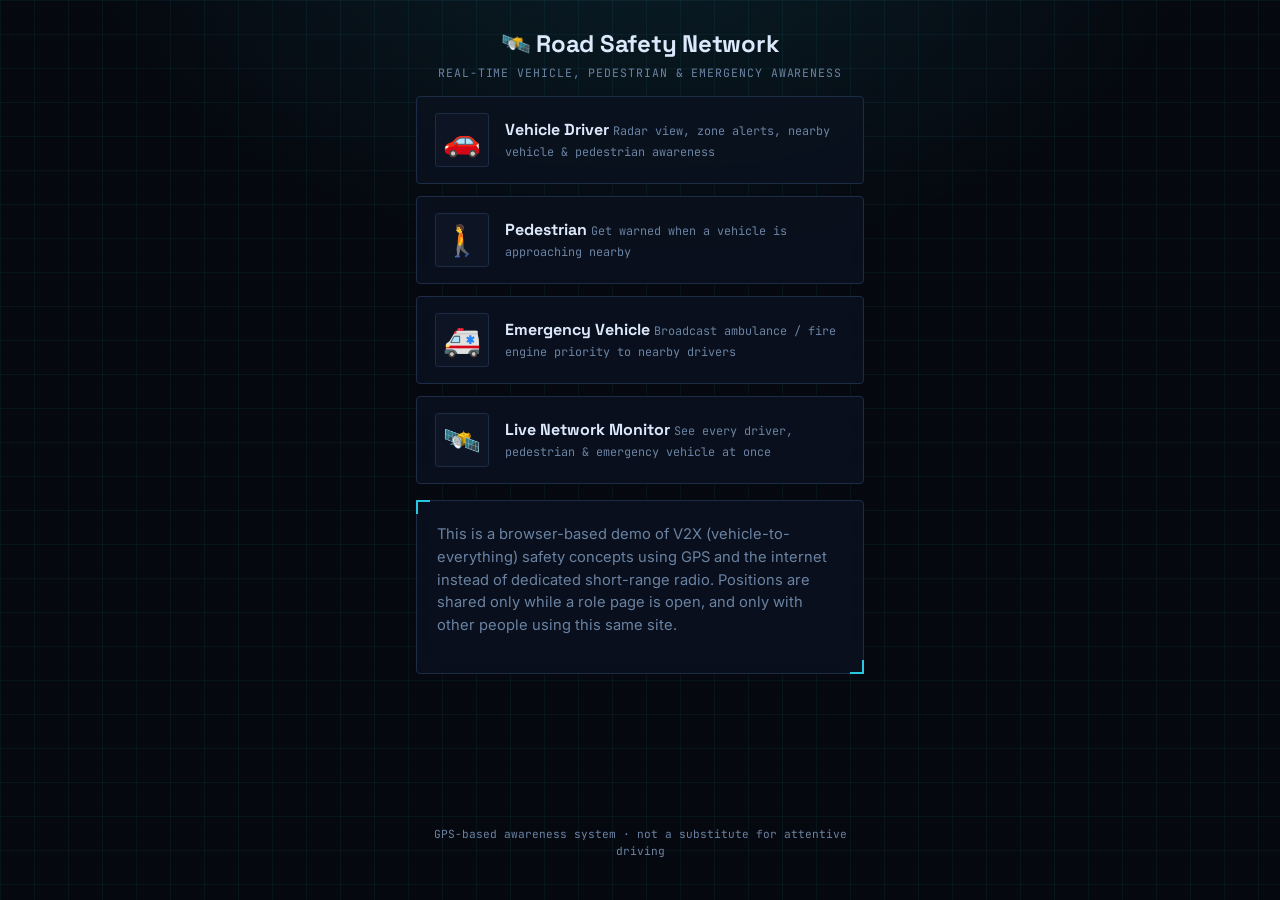
<file: index.html>
<!DOCTYPE html>
<html lang="en">
<head>
  <meta charset="UTF-8" />
  <meta name="viewport" content="width=device-width, initial-scale=1.0, maximum-scale=1.0" />
  <title>Road Safety Network</title>
  <link rel="stylesheet" href="style.css" />
</head>
<body>
  <main class="app">
    <header class="app-header">
      <h1>🛰️ Road Safety Network</h1>
      <p class="subtitle">Real-time vehicle, pedestrian &amp; emergency awareness</p>
    </header>

    <!-- ---------- Role selection ---------- -->
    <section class="role-grid">
      <a class="role-card" href="driver.html">
        <span class="role-icon">🚗</span>
        <span>
          <span class="role-title">Vehicle Driver</span>
          <span class="role-desc">Radar view, zone alerts, nearby vehicle &amp; pedestrian awareness</span>
        </span>
      </a>

      <a class="role-card" href="pedestrian.html">
        <span class="role-icon">🚶</span>
        <span>
          <span class="role-title">Pedestrian</span>
          <span class="role-desc">Get warned when a vehicle is approaching nearby</span>
        </span>
      </a>

      <a class="role-card" href="emergency.html">
        <span class="role-icon">🚑</span>
        <span>
          <span class="role-title">Emergency Vehicle</span>
          <span class="role-desc">Broadcast ambulance / fire engine priority to nearby drivers</span>
        </span>
      </a>

      <a class="role-card" href="admin.html">
        <span class="role-icon">🛰️</span>
        <span>
          <span class="role-title">Live Network Monitor</span>
          <span class="role-desc">See every driver, pedestrian &amp; emergency vehicle at once</span>
        </span>
      </a>
    </section>

    <section class="card">
      <p>
        This is a browser-based demo of V2X (vehicle-to-everything) safety
        concepts using GPS and the internet instead of dedicated
        short-range radio. Positions are shared only while a role page is
        open, and only with other people using this same site.
      </p>
    </section>

    <footer class="app-footer">
      <p>GPS-based awareness system · not a substitute for attentive driving</p>
    </footer>
  </main>
</body>
</html>
</file>
<file: style.css>
/* =========================================================
   ROAD SAFETY NETWORK — visual system
   ---------------------------------------------------------------
   Design direction: a tracking-console / mission-control HUD.
   This is a *literal* fit for the subject — the app's actual job
   is tracking moving entities in real time — so the reticle
   corner-brackets, radar sweep, and telemetry typography aren't
   decoration, they're the same visual language a real tracking
   system would use.

   Token system:
     Color   — void/panel/grid form the "console shell"; the four
               signal colors (cyan/green/amber/red) are semantic,
               not decorative — cyan = primary action, green =
               live/connected, amber = caution, red = danger. A
               safety app needs those four to stay visually
               distinct at a glance, so the palette is built
               around that requirement rather than a mood board.
     Type    — Space Grotesk (headers, personality), JetBrains
               Mono (all data/telemetry/labels/buttons — the
               "this was built by an engineer" signal), Inter
               (body prose, where monospace would hurt reading).
     Signature — reticle corner-brackets on every panel, plus a
               rotating radar sweep on the driver's radar view.
   ========================================================= */

@import url('https://fonts.googleapis.com/css2?family=Space+Grotesk:wght@500;600;700&family=JetBrains+Mono:wght@400;500;600;700&family=Inter:wght@400;500;600&display=swap');

* {
  box-sizing: border-box;
  margin: 0;
  padding: 0;
}

:root {
  /* ---- Console shell ---- */
  --bg: #05080f;              /* page void */
  --bg-elevated: #0d1524;     /* inputs, chips, recessed surfaces */
  --bg-card: #0b1220cc;       /* glass panel (semi-transparent, blurred) */
  --border: #1c2c47;          /* structural hairlines */

  /* ---- Text ---- */
  --text: #dce8fb;
  --text-muted: #6b83a3;

  /* ---- Signal colors (semantic, not decorative) ---- */
  --accent-blue: #29b6ff;     /* kept for compatibility; used as secondary cyan */
  --accent-cyan: #2ee6ff;     /* primary action / "you" / live signal */
  --accent-green: #29ffb0;    /* connected / live / success */
  --accent-amber: #ffb703;    /* caution / zones */
  --accent-red: #ff3b64;      /* danger / emergency */
  --accent-purple: #a78bfa;   /* reserved */

  --radius: 4px;              /* console panels are near-square, not soft */
  --radius-sm: 3px;

  --font-display: 'Space Grotesk', system-ui, sans-serif;
  --font-mono: 'JetBrains Mono', ui-monospace, 'SF Mono', monospace;
  --font-body: 'Inter', system-ui, sans-serif;
}

@media (prefers-reduced-motion: reduce) {
  *, *::before, *::after {
    animation-duration: 0.001ms !important;
    animation-iteration-count: 1 !important;
    transition-duration: 0.001ms !important;
  }
}

html { background: var(--bg); }

body {
  font-family: var(--font-body);
  color: var(--text);
  min-height: 100vh;
  overflow-x: hidden;
  position: relative;

  /* Structural grid + radial glow — the "console shell" */
  background-color: var(--bg);
  background-image:
    linear-gradient(rgba(46, 230, 255, 0.05) 1px, transparent 1px),
    linear-gradient(90deg, rgba(46, 230, 255, 0.05) 1px, transparent 1px),
    radial-gradient(ellipse 800px 500px at 50% -10%, rgba(46, 230, 255, 0.10), transparent 70%);
  background-size: 34px 34px, 34px 34px, 100% 100%;
}

/* Scanline atmosphere — subtle, ambient, never distracting */
body::before {
  content: "";
  position: fixed;
  inset: 0;
  pointer-events: none;
  z-index: 1;
  background: repeating-linear-gradient(
    to bottom,
    rgba(255, 255, 255, 0.018) 0px,
    rgba(255, 255, 255, 0.018) 1px,
    transparent 1px,
    transparent 3px
  );
  mix-blend-mode: overlay;
}

::selection { background: var(--accent-cyan); color: #01131a; }

/* Thin console-style scrollbar */
::-webkit-scrollbar { width: 8px; height: 8px; }
::-webkit-scrollbar-track { background: var(--bg); }
::-webkit-scrollbar-thumb { background: var(--border); border-radius: 4px; }
::-webkit-scrollbar-thumb:hover { background: var(--accent-cyan); }

:focus-visible {
  outline: 2px solid var(--accent-cyan);
  outline-offset: 2px;
}

.app {
  max-width: 480px;
  margin: 0 auto;
  padding: 20px 16px 40px;
  display: flex;
  flex-direction: column;
  gap: 16px;
  min-height: 100vh;
  position: relative;
  z-index: 2;
}

.hidden { display: none !important; }

/* =========================================================
   HEADER
   ========================================================= */
.app-header {
  text-align: center;
  padding: 8px 0 0;
}

.app-header h1 {
  font-family: var(--font-display);
  font-size: 1.5rem;
  font-weight: 700;
  letter-spacing: -0.01em;
}

.subtitle {
  font-family: var(--font-mono);
  color: var(--text-muted);
  font-size: 0.72rem;
  text-transform: uppercase;
  letter-spacing: 0.08em;
  margin-top: 6px;
}

.back-link {
  display: inline-flex;
  align-items: center;
  gap: 6px;
  color: var(--text-muted);
  font-family: var(--font-mono);
  font-size: 0.75rem;
  text-transform: uppercase;
  letter-spacing: 0.05em;
  text-decoration: none;
  margin-bottom: 4px;
}
.back-link:hover { color: var(--accent-cyan); }

/* =========================================================
   CARD — the console panel, with reticle corner-brackets
   ========================================================= */
.card {
  position: relative;
  background: var(--bg-card);
  backdrop-filter: blur(10px);
  -webkit-backdrop-filter: blur(10px);
  border: 1px solid var(--border);
  border-radius: var(--radius);
  padding: 22px 20px;
  animation: panelIn 0.35s ease;
}

@keyframes panelIn {
  from { opacity: 0; transform: translateY(6px); }
  to { opacity: 1; transform: translateY(0); }
}

/* Reticle corners — the signature element. Two opposing corners
   only (top-left / bottom-right): enough to read as a tracking
   frame without turning every panel into a decorated box. */
.card::before, .card::after {
  content: "";
  position: absolute;
  width: 12px;
  height: 12px;
  pointer-events: none;
  opacity: 0.85;
}
.card::before {
  top: -1px; left: -1px;
  border-top: 2px solid var(--accent-cyan);
  border-left: 2px solid var(--accent-cyan);
}
.card::after {
  bottom: -1px; right: -1px;
  border-bottom: 2px solid var(--accent-cyan);
  border-right: 2px solid var(--accent-cyan);
}

.card p {
  color: var(--text-muted);
  font-size: 0.92rem;
  line-height: 1.55;
  margin-bottom: 14px;
}

/* =========================================================
   ROLE PICKER (index.html)
   ========================================================= */
.role-grid {
  display: flex;
  flex-direction: column;
  gap: 12px;
}

.role-card {
  position: relative;
  display: flex;
  align-items: center;
  gap: 16px;
  background: var(--bg-card);
  backdrop-filter: blur(10px);
  border: 1px solid var(--border);
  border-radius: var(--radius);
  padding: 16px 18px;
  text-decoration: none;
  color: var(--text);
  transition: border-color 0.15s ease, transform 0.1s ease, box-shadow 0.15s ease;
}
.role-card::before, .role-card::after {
  content: "";
  position: absolute;
  width: 10px;
  height: 10px;
  opacity: 0;
  transition: opacity 0.15s ease;
}
.role-card::before { top: -1px; left: -1px; border-top: 2px solid var(--accent-cyan); border-left: 2px solid var(--accent-cyan); }
.role-card::after { bottom: -1px; right: -1px; border-bottom: 2px solid var(--accent-cyan); border-right: 2px solid var(--accent-cyan); }

.role-card:active { transform: scale(0.98); }
.role-card:hover {
  border-color: var(--accent-cyan);
  box-shadow: 0 0 24px rgba(46, 230, 255, 0.12);
}
.role-card:hover::before, .role-card:hover::after { opacity: 1; }

.role-icon {
  font-size: 1.9rem;
  width: 54px;
  height: 54px;
  display: flex;
  align-items: center;
  justify-content: center;
  background: var(--bg-elevated);
  border: 1px solid var(--border);
  border-radius: var(--radius-sm);
  flex-shrink: 0;
}

.role-title {
  font-family: var(--font-display);
  font-weight: 700;
  font-size: 1rem;
}

.role-desc {
  color: var(--text-muted);
  font-family: var(--font-mono);
  font-size: 0.74rem;
  margin-top: 3px;
  line-height: 1.4;
}

/* =========================================================
   BUTTONS — angular console controls
   ========================================================= */
.btn {
  border: none;
  border-radius: var(--radius-sm);
  padding: 14px 20px;
  font-family: var(--font-mono);
  font-size: 0.88rem;
  font-weight: 700;
  text-transform: uppercase;
  letter-spacing: 0.04em;
  cursor: pointer;
  width: 100%;
  transition: transform 0.12s ease, box-shadow 0.15s ease, filter 0.15s ease;
  -webkit-tap-highlight-color: transparent;
  clip-path: polygon(10px 0, 100% 0, 100% calc(100% - 10px), calc(100% - 10px) 100%, 0 100%, 0 10px);
}

.btn:active { transform: scale(0.97); }

.btn-primary {
  background: linear-gradient(135deg, var(--accent-cyan), #1a8fb0);
  color: #01131a;
  box-shadow: 0 0 0 1px rgba(46, 230, 255, 0.3), 0 4px 20px rgba(46, 230, 255, 0.15);
}
.btn-primary:hover { filter: brightness(1.08); box-shadow: 0 0 0 1px rgba(46, 230, 255, 0.5), 0 4px 28px rgba(46, 230, 255, 0.28); }

.btn-danger {
  background: linear-gradient(135deg, var(--accent-red), #8f1030);
  color: #fff;
  box-shadow: 0 0 0 1px rgba(255, 59, 100, 0.35), 0 4px 20px rgba(255, 59, 100, 0.18);
}

.btn-secondary {
  background: var(--bg-elevated);
  color: var(--text);
  border: 1px solid var(--border);
}
.btn-secondary:hover { border-color: var(--accent-cyan); color: var(--accent-cyan); }

.btn-toggle {
  background: var(--bg-elevated);
  color: var(--text);
  border: 1px solid var(--border);
}
.btn-toggle.active {
  background: linear-gradient(135deg, var(--accent-red), #8f1030);
  color: #fff;
  border-color: var(--accent-red);
  box-shadow: 0 0 20px rgba(255, 59, 100, 0.3);
  animation: dangerPulse 1.4s infinite;
}

@keyframes dangerPulse {
  0%, 100% { box-shadow: 0 0 14px rgba(255, 59, 100, 0.25); }
  50% { box-shadow: 0 0 26px rgba(255, 59, 100, 0.5); }
}

/* =========================================================
   FORM FIELDS
   ========================================================= */
.field-label {
  display: block;
  font-family: var(--font-mono);
  font-size: 0.7rem;
  font-weight: 600;
  color: var(--accent-cyan);
  margin-bottom: 7px;
  text-transform: uppercase;
  letter-spacing: 0.08em;
}

.text-input, .select-input {
  width: 100%;
  padding: 12px 14px;
  background: var(--bg-elevated);
  border: 1px solid var(--border);
  border-radius: var(--radius-sm);
  font-family: var(--font-mono);
  font-size: 0.95rem;
  color: var(--text);
  margin-bottom: 14px;
  outline: none;
  transition: border-color 0.15s ease, box-shadow 0.15s ease;
}

.text-input:focus, .select-input:focus {
  border-color: var(--accent-cyan);
  box-shadow: 0 0 0 3px rgba(46, 230, 255, 0.12);
}

.text-input::placeholder { color: var(--text-muted); opacity: 0.6; }

.subrole-grid {
  display: grid;
  grid-template-columns: 1fr 1fr;
  gap: 8px;
  margin-bottom: 14px;
}

.subrole-btn {
  padding: 13px 10px;
  border-radius: var(--radius-sm);
  border: 1px solid var(--border);
  background: var(--bg-elevated);
  color: var(--text-muted);
  font-family: var(--font-mono);
  font-weight: 700;
  font-size: 0.85rem;
  cursor: pointer;
  text-align: center;
  transition: border-color 0.15s ease, color 0.15s ease, box-shadow 0.15s ease;
}

.subrole-btn.selected {
  border-color: var(--accent-cyan);
  background: rgba(46, 230, 255, 0.08);
  color: var(--accent-cyan);
  box-shadow: 0 0 14px rgba(46, 230, 255, 0.15);
}

/* =========================================================
   SPINNER
   ========================================================= */
.spinner {
  width: 40px;
  height: 40px;
  margin: 0 auto 14px;
  border: 2px solid var(--border);
  border-top-color: var(--accent-cyan);
  border-radius: 50%;
  animation: spin 0.8s linear infinite;
  box-shadow: 0 0 16px rgba(46, 230, 255, 0.2);
}

@keyframes spin { to { transform: rotate(360deg); } }

/* =========================================================
   STATUS ROW / BADGES — telemetry chips
   ========================================================= */
.status-row {
  display: flex;
  justify-content: space-between;
  align-items: center;
  flex-wrap: wrap;
  gap: 8px;
  margin-bottom: 14px;
}

.status-badge {
  display: inline-flex;
  align-items: center;
  gap: 7px;
  background: var(--bg-elevated);
  border: 1px solid var(--border);
  border-radius: var(--radius-sm);
  padding: 6px 12px;
  font-family: var(--font-mono);
  font-size: 0.74rem;
  font-weight: 600;
  text-transform: uppercase;
  letter-spacing: 0.03em;
}

.dot {
  width: 7px;
  height: 7px;
  border-radius: 50%;
}

.dot-live {
  background: var(--accent-green);
  box-shadow: 0 0 8px var(--accent-green);
  animation: pulse 1.6s infinite;
}

@keyframes pulse {
  0% { box-shadow: 0 0 0 0 rgba(41,255,176,0.5), 0 0 8px var(--accent-green); }
  70% { box-shadow: 0 0 0 8px rgba(41,255,176,0), 0 0 8px var(--accent-green); }
  100% { box-shadow: 0 0 0 0 rgba(41,255,176,0), 0 0 8px var(--accent-green); }
}

/* =========================================================
   STATS GRID — telemetry readouts
   ========================================================= */
.stats-grid {
  display: grid;
  grid-template-columns: 1fr 1fr;
  gap: 10px;
  margin-bottom: 14px;
}

.stat {
  background: var(--bg-elevated);
  border: 1px solid var(--border);
  border-radius: var(--radius-sm);
  padding: 10px 12px;
}

.stat-label {
  display: block;
  font-family: var(--font-mono);
  font-size: 0.65rem;
  text-transform: uppercase;
  letter-spacing: 0.06em;
  color: var(--text-muted);
  margin-bottom: 4px;
}

.stat-value {
  display: block;
  font-family: var(--font-mono);
  font-size: 1rem;
  font-weight: 700;
  color: var(--accent-cyan);
}

/* =========================================================
   ALERT BANNERS
   ========================================================= */
.alert-banner {
  border-radius: var(--radius-sm);
  padding: 13px 15px;
  font-family: var(--font-mono);
  font-weight: 600;
  font-size: 0.85rem;
  margin-bottom: 10px;
  display: flex;
  align-items: center;
  gap: 10px;
  border-left: 3px solid transparent;
}

.alert-banner.school {
  background: rgba(255, 183, 3, 0.08);
  border: 1px solid rgba(255, 183, 3, 0.35);
  border-left: 3px solid var(--accent-amber);
  color: #ffd873;
}

.alert-banner.hospital {
  background: rgba(46, 182, 255, 0.08);
  border: 1px solid rgba(46, 182, 255, 0.35);
  border-left: 3px solid var(--accent-blue);
  color: #9fe0ff;
}

.alert-banner.danger {
  background: rgba(255, 59, 100, 0.1);
  border: 1px solid rgba(255, 59, 100, 0.4);
  border-left: 3px solid var(--accent-red);
  color: #ffb3c3;
  animation: alertPulse 1.2s infinite;
}

@keyframes alertPulse {
  0%, 100% { box-shadow: 0 0 0 0 rgba(255,59,100,0.3); }
  50% { box-shadow: 0 0 16px 2px rgba(255,59,100,0.2); }
}

/* =========================================================
   RADAR (ADAS-style relative view)
   ========================================================= */
.radar-wrap {
  position: relative;
  background: #020408;
  border: 1px solid var(--border);
  border-radius: var(--radius);
  padding: 8px;
  margin-bottom: 14px;
  box-shadow: inset 0 0 40px rgba(46, 230, 255, 0.05);
}

.radar-legend {
  display: flex;
  flex-wrap: wrap;
  gap: 12px;
  margin-top: 10px;
  font-family: var(--font-mono);
  font-size: 0.68rem;
  text-transform: uppercase;
  letter-spacing: 0.03em;
  color: var(--text-muted);
}

.radar-legend span {
  display: inline-flex;
  align-items: center;
  gap: 5px;
}

.legend-swatch {
  width: 8px;
  height: 8px;
  border-radius: 2px;
  display: inline-block;
}

/* =========================================================
   DEBUG BANNER
   ========================================================= */
.debug-banner {
  background: #3a0512;
  border: 1px solid var(--accent-red);
  color: #ffb3c3;
  font-size: 0.72rem;
  font-family: var(--font-mono);
  padding: 10px 14px;
  border-radius: var(--radius-sm);
  word-break: break-word;
  white-space: pre-wrap;
}

/* =========================================================
   ERROR CARD
   ========================================================= */
.error-card {
  background: rgba(255, 59, 100, 0.06);
  border: 1px solid var(--accent-red);
}
.error-card::before, .error-card::after { border-color: var(--accent-red); }

.error-card p {
  color: #ffb3c3;
  font-weight: 500;
}

/* =========================================================
   FOOTER
   ========================================================= */
.app-footer {
  text-align: center;
  color: var(--text-muted);
  font-family: var(--font-mono);
  font-size: 0.7rem;
  line-height: 1.5;
  margin-top: auto;
  padding-top: 10px;
}

/* =========================================================
   NEARBY / ENTITY LIST
   ========================================================= */
.children-list {
  display: flex;
  flex-direction: column;
  gap: 8px;
  margin-bottom: 14px;
}

.child-row {
  display: flex;
  justify-content: space-between;
  align-items: center;
  background: var(--bg-elevated);
  border: 1px solid var(--border);
  border-radius: var(--radius-sm);
  padding: 10px 14px;
  transition: border-color 0.15s ease;
}
.child-row:hover { border-color: var(--accent-cyan); }

.child-row-name {
  font-family: var(--font-display);
  font-weight: 700;
  font-size: 0.9rem;
}

.child-row-meta {
  font-family: var(--font-mono);
  font-size: 0.72rem;
  color: var(--text-muted);
  margin-top: 3px;
}

.child-row-status {
  font-family: var(--font-mono);
  font-size: 0.68rem;
  font-weight: 700;
  text-transform: uppercase;
  letter-spacing: 0.04em;
  padding: 4px 9px;
  border-radius: 999px;
}

.child-row-status.online {
  background: rgba(41, 255, 176, 0.12);
  color: var(--accent-green);
}

.child-row-status.stale {
  background: rgba(255, 59, 100, 0.12);
  color: var(--accent-red);
}

/* =========================================================
   ADMIN FILTER CHIPS
   ========================================================= */
.filter-row {
  display: flex;
  flex-wrap: wrap;
  gap: 8px;
  margin-bottom: 12px;
}

.filter-chip {
  padding: 7px 13px;
  border-radius: 999px;
  border: 1px solid var(--border);
  background: var(--bg-elevated);
  color: var(--text-muted);
  font-family: var(--font-mono);
  font-weight: 600;
  font-size: 0.75rem;
  text-transform: uppercase;
  letter-spacing: 0.03em;
  cursor: pointer;
  transition: border-color 0.15s ease, color 0.15s ease;
}

.filter-chip.selected {
  border-color: var(--accent-cyan);
  background: rgba(46, 230, 255, 0.1);
  color: var(--accent-cyan);
}

/* =========================================================
   LEAFLET MAP CONTAINER
   ========================================================= */
.map-container {
  width: 100%;
  height: 240px;
  border-radius: var(--radius);
  overflow: hidden;
  margin-bottom: 14px;
  border: 1px solid var(--border);
  background: #020408;
}

.leaflet-control-zoom a {
  background: var(--bg-elevated) !important;
  color: var(--text) !important;
  border-color: var(--border) !important;
  font-family: var(--font-mono) !important;
}

.leaflet-control-attribution {
  background: rgba(2, 4, 8, 0.8) !important;
  color: var(--text-muted) !important;
  font-family: var(--font-mono) !important;
  font-size: 0.65rem !important;
}
.leaflet-control-attribution a { color: var(--accent-cyan) !important; }

.leaflet-popup-content-wrapper, .leaflet-popup-tip {
  background: var(--bg-card) !important;
  color: var(--text) !important;
  font-family: var(--font-mono) !important;
}
</file>
